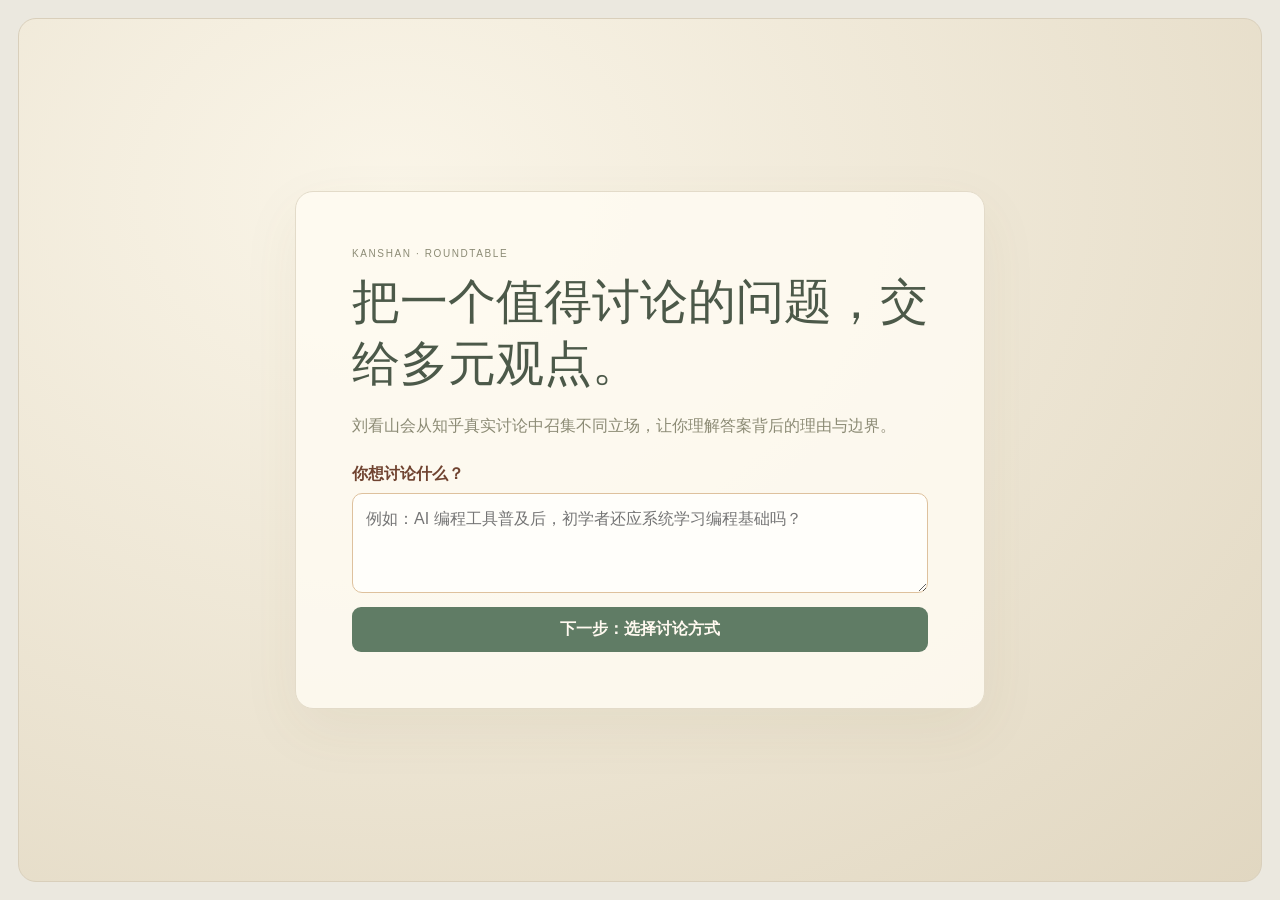
<file: index.html>
<!doctype html>
<html lang="zh-CN">
  <head>
    <meta charset="UTF-8" />
    <meta name="viewport" content="width=device-width, initial-scale=1.0" />
    <title>看山圆桌</title>
    <link rel="stylesheet" href="styles.css" />
    <link rel="stylesheet" href="refinement.css" />
  </head>
  <body>
    <main class="app-shell">
      <section class="onboarding" id="onboarding" aria-label="开始一场圆桌讨论">
        <div class="onboarding-card" id="question-step">
          <p class="eyebrow">KANSHAN · ROUNDTABLE</p>
          <h1>把一个值得讨论的问题，交给多元观点。</h1>
          <p>刘看山会从知乎真实讨论中召集不同立场，让你理解答案背后的理由与边界。</p>
          <form id="question-form">
            <label for="question-input">你想讨论什么？</label>
            <textarea id="question-input" maxlength="120" rows="3" placeholder="例如：AI 编程工具普及后，初学者还应系统学习编程基础吗？"></textarea>
            <button class="onboarding-primary" type="submit">下一步：选择讨论方式</button>
          </form>
        </div>
        <div class="onboarding-card is-hidden" id="mode-step">
          <button class="back-button" id="back-to-question" type="button">← 修改问题</button>
          <p class="eyebrow">Step 2 of 2</p>
          <h1>你想如何参与？</h1>
          <div class="mode-options">
            <button class="mode-option" id="observer-mode" type="button"><strong>置身事外</strong><span>旁听三方立论；第二回合可随时 @ 角色插话、追问。</span></button>
            <button class="mode-option" id="participant-mode" type="button"><strong>置身事内</strong><span>作为第四席入座；写下初始立场，并在辩论中接受回应。</span></button>
          </div>
          <form class="initial-view is-hidden" id="initial-view-form">
            <label for="initial-view-input">先写下你的初始观点</label>
            <textarea id="initial-view-input" rows="3" placeholder="我认为……"></textarea>
            <button class="onboarding-primary" type="submit">带着我的立场入席</button>
          </form>
        </div>
      </section>

      <header class="topbar is-hidden">
        <a class="brand" href="#" aria-label="看山圆桌首页">
          <span class="brand-mark">知</span>
          <span>看山圆桌</span>
        </a>
        <div class="topic"><span class="topic-label">本场问题</span><span id="topic-question">AI 编程工具普及后，初学者还应系统学习编程基础吗？</span></div>
        <span class="round-label">第 1 / 3 回合 · 立场陈述</span>
      </header>

      <div class="debate-layout is-hidden">
      <section class="roundtable-scene" aria-label="看山圆桌场景">
        <div class="scene-stage"><img class="table-art" src="public/assets/single-roundtable.png" fetchpriority="high" alt="圆桌" />
        <div class="wall-grain"></div>
        <div class="wall-lamp lamp-left" aria-hidden="true"></div>
        <div class="wall-lamp lamp-right" aria-hidden="true"></div>
        <div class="bookshelf shelf-left" aria-hidden="true"><span></span><span></span><span></span><span></span><span></span><span></span></div>
        <div class="bookshelf shelf-right" aria-hidden="true"><span></span><span></span><span></span><span></span><span></span><span></span></div>

        <section class="host-panel" aria-label="主持人刘看山">
          <img id="host-image" src="public/assets/kanshan-wave.gif" alt="刘看山正在主持圆桌" />
          <div class="host-copy">
            <p class="eyebrow">主持人 · 刘看山</p>
            <p id="host-message">今天有三种值得认真讨论的声音，请大家先阐明立场。</p>
          </div>
        </section>

        <div class="scene-heading">
          <p class="eyebrow">KANSHAN · ROUNDTABLE</p>
          <h1>把分歧，聊明白。</h1>
          <p>一张圆桌，容得下不同的答案。</p>
        </div>

        <button class="seat seat-a is-speaking" data-seat="a" type="button" aria-pressed="true">
          <span class="seat-status" data-tone="a">● 正在发言</span>
          <span class="character-frame"><img class="character" src="public/assets/character-orange-hoodie-seated-speaking.png" data-default="public/assets/character-orange-hoodie-seated-default.png" data-speaking="public/assets/character-orange-hoodie-seated-speaking.png" data-thinking="public/assets/character-orange-hoodie-seated-thinking.png" alt="基础优先派角色" /></span>
          <span class="avatar avatar-a">基</span>
          <span class="seat-card"><strong>基础优先派</strong><small>理解与验证优先</small><em>引用 3 篇知乎回答</em></span>
        </button>
        <button class="seat seat-b" data-seat="b" type="button" aria-pressed="false">
          <span class="seat-status" data-tone="b">● 正在发言</span>
          <span class="character-frame"><img class="character" src="public/assets/character-green-hoodie-seated-default.png" data-default="public/assets/character-green-hoodie-seated-default.png" data-speaking="public/assets/character-green-hoodie-seated-speaking.png" data-thinking="public/assets/character-green-hoodie-seated-thinking.png" alt="工具实践派角色" /></span>
          <span class="avatar avatar-b">实</span>
          <span class="seat-card"><strong>工具实践派</strong><small>项目与反馈驱动</small><em>引用 4 篇知乎回答</em></span>
        </button>
        <button class="seat seat-c" data-seat="c" type="button" aria-pressed="false">
          <span class="seat-status" data-tone="c">● 正在发言</span>
          <span class="character-frame"><img class="character" src="public/assets/character-yellow-sweater-seated-default.png" data-default="public/assets/character-yellow-sweater-seated-default.png" data-speaking="public/assets/character-yellow-sweater-seated-speaking.png" data-thinking="public/assets/character-yellow-sweater-seated-thinking.png" alt="双轨整合派角色" /></span>
          <span class="avatar avatar-c">衡</span>
          <span class="seat-card"><strong>双轨整合派</strong><small>实践中补基础</small><em>引用 3 篇知乎回答</em></span>
        </button>

        <button class="user-seat" type="button" id="user-seat">
          <span class="seat-status" data-tone="user">✎ 你的回合</span>
          <span class="character-frame"><img class="character" src="public/assets/character-pink-sweater-seated-default.png" data-default="public/assets/character-pink-sweater-seated-default.png" data-speaking="public/assets/character-pink-sweater-seated-speaking.png" data-thinking="public/assets/character-pink-sweater-seated-thinking.png" alt="你的角色" /></span>
          <span class="user-info"><strong>你的席位</strong><small id="user-seat-subtitle">写下初始观点后入席</small></span>
        </button>

        </div><p class="seat-legend"><span></span> 已点亮 3 个观点席 · 你将作为第四席参与</p>

        <div class="scene-controls" aria-label="圆桌控制">
          <button type="button" id="toggle-host">刘看山提示</button>
          <button type="button" id="focus-mode">聚焦发言者</button>
          <button type="button" id="sound-toggle" aria-pressed="false" title="轻量提示音，不含语音朗读">开启音效</button>
          <button type="button" id="retry-art" class="is-hidden" aria-live="polite">重新加载素材</button>
        </div>
      </section>

      <aside class="debate-panel" aria-label="圆桌对话">
        <header class="panel-header">
          <div>
            <p class="eyebrow">LISTEN · THINK · DISCUSS</p>
            <h2>圆桌对话</h2>
          </div>
          <div class="panel-actions"><button id="refresh-sources" type="button">刷新知乎来源</button><span class="mode-badge">置身事内</span></div>
        </header>

        <nav class="round-steps" aria-label="讨论回合">
          <button class="round-step is-current" data-round="1" type="button"><b>1</b><span>陈述</span></button>
          <i></i>
          <button class="round-step" data-round="2" type="button"><b>2</b><span>质询</span></button>
          <i></i>
          <button class="round-step" data-round="3" type="button"><b>3</b><span>总结</span></button>
        </nav>

        <section class="round-guide" id="round-guide" data-round="1" aria-live="polite">
          <span class="guide-step" id="guide-step">第 1 回合 · 立场陈述</span>
          <p class="guide-text" id="guide-text">先向三位嘉宾亮明你的立场，再听他们的开场陈述。</p>
          <div class="guide-tips" id="guide-tips" hidden>
            <div class="guide-tip">✍️ 在下方输入框写下你的<b>初始观点</b>，然后发送。</div>
            <div class="guide-tip">💡 可以点击任一角色查看他们的<b>核心立场</b>和引用来源。</div>
          </div>
        </section>

        <div class="conversation" id="conversation" aria-live="polite">
          <article class="message message-host"><span class="message-name">刘看山</span><p>第一回合开始。请每一席先说清楚：你主张什么，依据是什么？</p></article>
          <article class="message" data-seat="a"><div class="message-top"><span class="message-name">基础优先派</span><button class="citation" data-evidence="a" type="button">引用 3 篇知乎回答</button></div><p>基础不是为了绕开工具，而是为了能判断、调试并修正工具给出的答案。</p></article>
          <article class="message" data-seat="b"><div class="message-top"><span class="message-name">工具实践派</span><button class="citation" data-evidence="b" type="button">引用 4 篇知乎回答</button></div><p>先进入真实任务，在反馈中补齐知识缺口，学习才不会脱离实际。</p></article>
          <article class="message" data-seat="c"><div class="message-top"><span class="message-name">双轨整合派</span><button class="citation" data-evidence="c" type="button">引用 3 篇知乎回答</button></div><p>让项目驱动学习，但每个功能完成后都要补上相应的原理与验证方式。</p></article>
        </div>

        <div class="round-note" id="round-note">请先写下你的初始观点，作为第四席进入圆桌。</div>
        <form class="composer" id="composer">
          <label class="sr-only" for="user-input">输入你的观点</label>
          <div class="mention-picker is-hidden" id="mention-picker" aria-label="@ 提及角色">
            <span class="mention-picker-label">向谁追问</span>
            <button class="mention-chip" type="button" data-target="a"><b>基</b>基础优先派</button>
            <button class="mention-chip" type="button" data-target="b"><b>实</b>工具实践派</button>
            <button class="mention-chip" type="button" data-target="c"><b>衡</b>双轨整合派</button>
          </div>
          <textarea id="user-input" rows="3" placeholder="我认为……例如：先用 AI 完成项目，再针对项目补基础。"></textarea>
          <div class="composer-actions">
            <span id="composer-hint">第一回合 · 需要你的立场</span>
            <button class="primary-action" id="send-button" type="submit">发表立场</button>
          </div>
        </form>
        <button class="next-round" id="next-round" type="button" disabled>完成第一回合后继续</button>

        <section class="evidence-drawer" id="evidence-drawer" aria-label="知乎证据抽屉" aria-hidden="true">
          <header><div><p class="eyebrow">Evidence from Zhihu</p><h3 id="drawer-title">基础优先派 · 关键依据</h3></div><button id="close-drawer" type="button" aria-label="关闭证据抽屉">×</button></header>
          <p id="drawer-claim" class="drawer-claim"></p>
          <div id="drawer-sources" class="source-list"></div>
          <div class="drawer-boundary"><strong>适用边界</strong><p id="drawer-boundary-text"></p></div>
        </section>
      </aside>
      </div>
    </main>
    <div class="toast-stack" id="toast-stack" aria-live="polite" aria-atomic="false"></div>
    <script type="module" src="app.js"></script>
  </body>
</html>
</file>
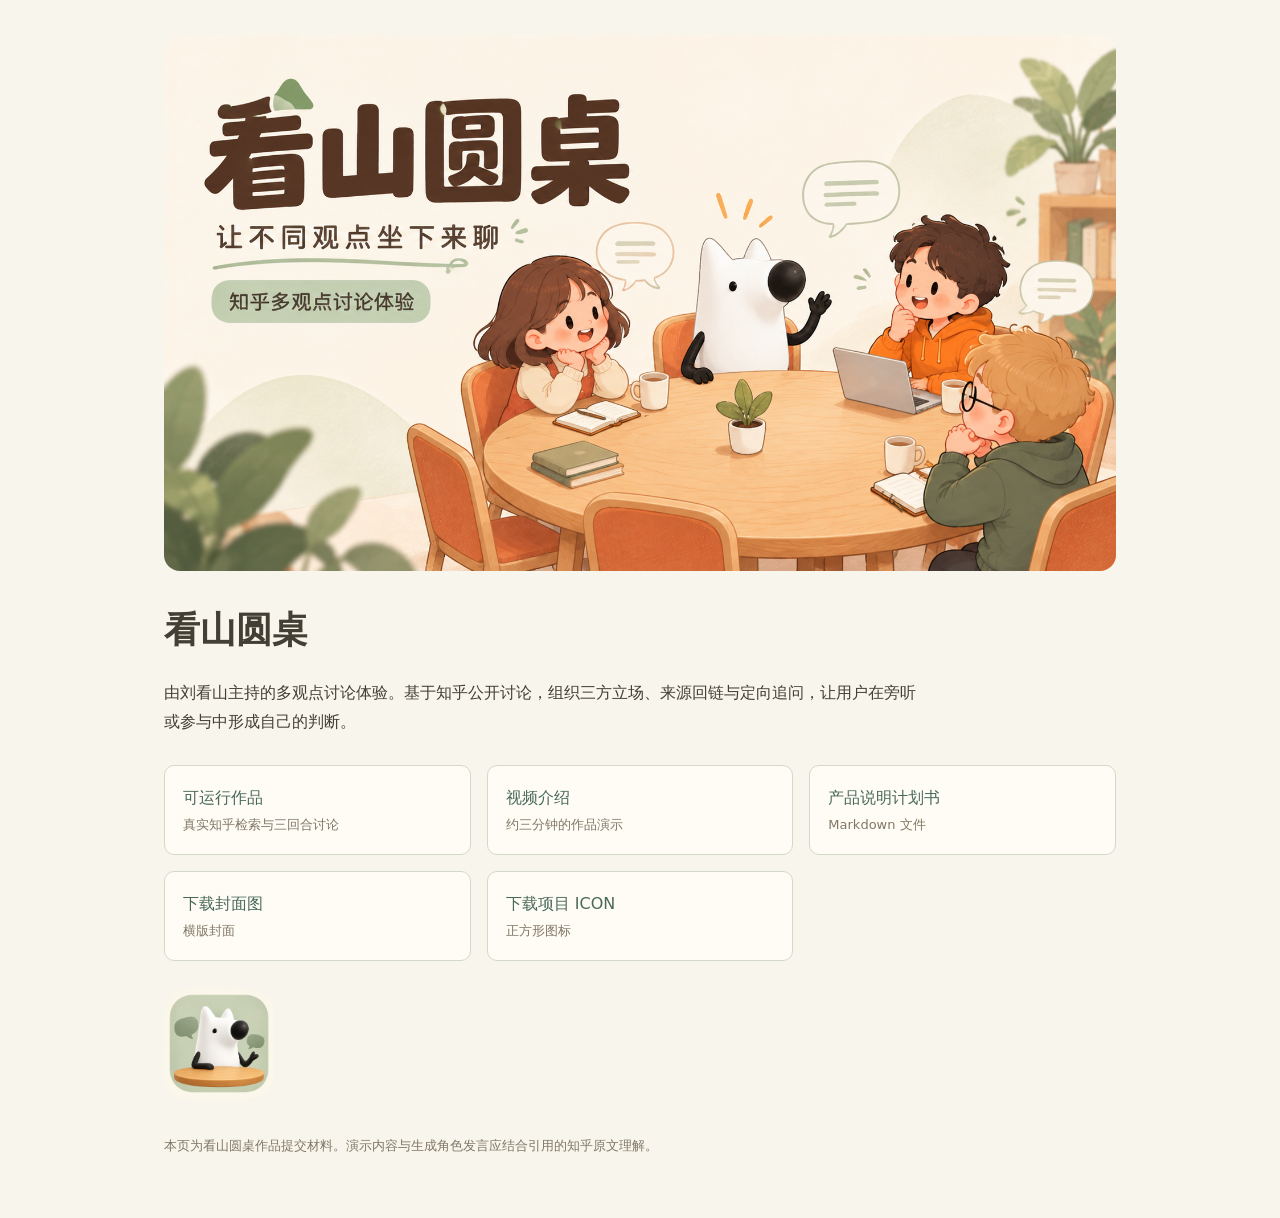
<file: submission/index.html>
<!doctype html>
<html lang="zh-CN"><head><meta charset="utf-8"><meta name="viewport" content="width=device-width,initial-scale=1"><title>看山圆桌 · 作品提交材料</title><link rel="icon" href="icon.png" type="image/png"><style>*{box-sizing:border-box}body{margin:0;background:#f8f5ec;color:#443f34;font:16px/1.8 system-ui,"Microsoft YaHei",sans-serif}main{max-width:1000px;margin:auto;padding:35px 24px 60px}h1{font:600 36px/1.4 "Songti SC",SimSun,serif}a{color:#496957;text-underline-offset:4px}.cover{width:100%;border-radius:16px}p{max-width:760px}.links{display:grid;grid-template-columns:repeat(auto-fit,minmax(230px,1fr));gap:16px;margin:28px 0}.links a{padding:18px;border:1px solid #d3d9c8;border-radius:10px;background:#fffcf5;text-decoration:none}.links span{display:block;font-size:13px;color:#807866}.icon{width:110px;height:110px;border-radius:24px;vertical-align:middle}footer{margin-top:35px;font-size:13px;color:#807866}</style></head><body><main>
<img class="cover" src="cover.png" alt="看山圆桌 让不同观点坐下来聊">
<h1>看山圆桌</h1><p>由刘看山主持的多观点讨论体验。基于知乎公开讨论，组织三方立场、来源回链与定向追问，让用户在旁听或参与中形成自己的判断。</p>
<div class="links"><a href="/">可运行作品<span>真实知乎检索与三回合讨论</span></a><a href="video.html">视频介绍<span>约三分钟的作品演示</span></a><a href="product-plan.md" download>产品说明计划书<span>Markdown 文件</span></a><a href="cover.png" download>下载封面图<span>横版封面</span></a><a href="icon.png" download>下载项目 ICON<span>正方形图标</span></a></div>
<img class="icon" src="icon.png" alt="看山圆桌项目图标"><footer>本页为看山圆桌作品提交材料。演示内容与生成角色发言应结合引用的知乎原文理解。</footer>
</main></body></html>
</file>
<file: styles.css>
:root {
  color-scheme: dark;
  font-family: "Microsoft YaHei", "PingFang SC", system-ui, sans-serif;
  background: #15100e;
  color: #f8ecd7;
}

* { box-sizing: border-box; }

body { margin: 0; min-width: 320px; background: radial-gradient(circle at top, #4c301f 0, #15100e 48rem); }

button { font: inherit; }

.app-shell { display: flex; flex-direction: column; max-width: 1440px; height: 100vh; margin: 0 auto; padding: 22px; }
.is-hidden { display: none !important; }
.onboarding { display: grid; min-height: calc(100vh - 44px); place-items: center; padding: 26px; border: 1px solid rgba(243, 209, 142, .28); border-radius: 16px; background: radial-gradient(circle at 50% 25%, #f3d6a5 0, #be7648 35%, #49261a 78%, #261610 100%); }
.onboarding-card { width: min(690px, 100%); padding: clamp(24px, 5vw, 56px); border: 1px solid rgba(168, 89, 46, .28); border-radius: 18px; background: rgba(255, 250, 240, .91); color: #5b3627; box-shadow: 0 22px 55px rgba(30, 13, 8, .25); }.onboarding-card .eyebrow { display: block; margin: 0 0 12px; color: #b25f37; }.onboarding-card h1 { max-width: 17em; margin: 0; font-family: Georgia, "Songti SC", serif; font-size: clamp(1.8rem, 4vw, 3rem); line-height: 1.3; }.onboarding-card > p:not(.eyebrow) { margin: 16px 0 25px; color: #87634f; line-height: 1.7; }
.onboarding-card label { display: block; margin-bottom: 8px; color: #704330; font-weight: 700; }.onboarding-card textarea { display: block; width: 100%; resize: vertical; padding: 13px; border: 1px solid #dec19d; border-radius: 10px; background: #fffefa; color: #4e3023; font: inherit; line-height: 1.5; outline-color: #bd673d; }.onboarding-primary { width: 100%; margin-top: 14px; padding: 12px 15px; border: 0; border-radius: 9px; background: #b85f36; color: #fff9f0; cursor: pointer; font: inherit; font-weight: 700; }.onboarding-primary:hover { background: #9f4c2d; }
.back-button { margin: 0 0 18px; padding: 0; border: 0; background: transparent; color: #a65a39; cursor: pointer; font: inherit; }.mode-options { display: grid; grid-template-columns: repeat(2, minmax(0, 1fr)); gap: 12px; margin-top: 22px; }.mode-option { display: grid; gap: 8px; min-height: 145px; padding: 18px; border: 1px solid #e2c4a3; border-radius: 12px; background: #fffefa; color: #6a402d; cursor: pointer; text-align: left; transition: transform .2s ease, border-color .2s ease, box-shadow .2s ease; }.mode-option:hover, .mode-option:focus-visible { border-color: #b85f36; box-shadow: 0 7px 16px rgba(121, 63, 35, .12); outline: none; transform: translateY(-3px); }.mode-option strong { font-size: 1.1rem; }.mode-option span { color: #866651; font-size: .86rem; line-height: 1.55; }.initial-view { margin-top: 20px; padding-top: 20px; border-top: 1px solid #edd8bd; }

.topbar {
  display: grid; grid-template-columns: max-content 1fr max-content; align-items: center; gap: 26px;
  padding: 14px 18px; background: rgba(31, 23, 18, .92); border: 1px solid rgba(243, 209, 142, .28);
  border-radius: 14px 14px 0 0; color: #eadcc6;
  flex: 0 0 auto;
}

.brand { display: inline-flex; align-items: center; gap: 9px; color: #f5d68e; text-decoration: none; font-weight: 700; letter-spacing: .06em; }
.brand-mark { display: grid; place-items: center; width: 28px; height: 28px; background: #2577e3; border-radius: 8px; color: white; }
.topic { overflow: hidden; color: #fff4df; text-align: center; text-overflow: ellipsis; white-space: nowrap; }
.topic-label, .eyebrow { margin-right: 8px; color: #cba96d; font-size: .75rem; letter-spacing: .1em; text-transform: uppercase; }
.round-label { padding: 7px 10px; border: 1px solid rgba(224, 185, 109, .4); border-radius: 999px; color: #e6c98e; font-size: .82rem; white-space: nowrap; }

/* 主布局：3 列（场景 | 拖动条 | 对话面板），高度跟随视口剩余空间 */
.debate-layout {
  display: grid;
  grid-template-columns: minmax(0, 1fr) 14px minmax(340px, 460px);
  grid-template-rows: 1fr;
  align-items: stretch;
  justify-items: stretch;
  flex: 1 1 auto;
  min-height: 0;
  border: 1px solid rgba(243, 209, 142, .28);
  border-top: 0;
  border-radius: 0 0 14px 14px;
  background: radial-gradient(ellipse at 50% 50%, #2c1a10 0%, #15100e 80%);
  overflow: hidden;
}

.roundtable-scene {
  position: relative; isolation: isolate; min-width: 0; min-height: 0; overflow: hidden;
  width: 100%; height: 100%;
  align-self: center; justify-self: stretch;
  background: radial-gradient(circle at 50% 28%, #f4d4a5 0, #b66d3f 38%, #442116 76%, #21130e 100%); box-shadow: 0 28px 70px rgba(0, 0, 0, .16);
}

/* 当场景实际宽度小于 grid 列宽（按 layout 高度缩放）时水平居中 */
.roundtable-scene.is-letterbox { width: auto; align-self: center; justify-self: center; }

/* 拖动分隔条：常驻的中央圆形把手 + 左右描边 */
.resize-handle {
  position: relative; cursor: col-resize;
  background: rgba(196, 109, 67, .08);
  border-left: 1px solid rgba(196, 109, 67, .5);
  border-right: 1px solid rgba(196, 109, 67, .5);
  transition: background .15s ease;
  align-self: stretch;
  flex-shrink: 0;
  width: 14px;
}
.resize-handle::before {
  content: "";
  position: absolute; top: 50%; left: 50%;
  width: 28px; height: 56px;
  border-radius: 6px;
  background: #c46d43;
  transform: translate(-50%, -50%);
  pointer-events: none;
  box-shadow: 0 4px 12px rgba(0, 0, 0, .35), inset 0 0 0 1px rgba(255, 244, 218, .25);
}
.resize-handle::after {
  content: "‖";
  position: absolute; top: 50%; left: 50%;
  font-size: 18px; line-height: 1; font-weight: 900;
  color: #fff;
  transform: translate(-50%, -50%);
  pointer-events: none;
  letter-spacing: -2px;
}
.resize-handle:hover, .resize-handle.is-dragging {
  background: rgba(196, 109, 67, .18);
}
.resize-handle:hover::before, .resize-handle.is-dragging::before {
  background: #d77b45;
  box-shadow: 0 4px 16px rgba(196, 109, 67, .55), inset 0 0 0 1px rgba(255, 244, 218, .35);
}
body.is-resizing { cursor: col-resize !important; user-select: none; }
body.is-resizing * { cursor: col-resize !important; }

.roundtable-scene::before { content: ""; position: absolute; z-index: 0; inset: 0; background: radial-gradient(circle at 50% 30%, rgba(255,245,220,.42), transparent 35%); pointer-events: none; }
/* 隐藏 CSS 绘制的桌子与墙面装饰，统一用 photo 桌子做视觉核心 */
.roundtable-scene::after, .wall-grain, .wall-lamp, .bookshelf, .table-inlay, .table-glow, .round-table, .table-shadow { display: none !important; }

/* 桌子照片：居中、略压低，作为整个场景的视觉核心 */
.table-art { position: absolute; z-index: 2; bottom: 18%; left: 50%; width: min(72%, 760px); transform: translateX(-50%); pointer-events: none; filter: drop-shadow(0 18px 24px rgba(0,0,0,.35)); }

/* 主持面板：放大并放右上角，更易看清刘看山的引导语 */
.host-panel { position: absolute; z-index: 6; top: 14px; right: 14px; display: flex; align-items: flex-start; gap: 8px; width: min(290px, 38vw); padding: 8px 10px 8px 8px; border: 1px solid rgba(183, 101, 56, .28); border-radius: 12px; background: rgba(255, 250, 240, .88); color: #573324; backdrop-filter: blur(10px); box-shadow: 0 6px 18px rgba(60,28,16,.18); }
.host-panel img { width: 54px; height: 54px; object-fit: contain; flex-shrink: 0; }
.host-copy { min-width: 0; }
.host-copy .eyebrow { margin: 0; color: #b86538; font-size: .68rem; }
.host-copy p:last-child { margin: 4px 0 0; color: #5b3627; line-height: 1.42; font-size: .82rem; }

/* 角色席通用样式：常驻名帖、状态徽标、按深度缩放 */
.seat { position: absolute; z-index: 4; display: block; padding: 0; border: 0; background: transparent; color: #fff1dc; cursor: pointer; transition: transform .25s ease, filter .25s ease; }
.seat:hover, .seat:focus-visible { transform: translateY(-5px); outline: none; }

/* 角色框（用于站位和深度比例） */
.character-frame { position: relative; display: block; width: 100%; overflow: visible; }
.character { display: block; width: 100%; height: auto; object-fit: contain; transform-origin: bottom center; transition: transform .22s ease, filter .22s ease; filter: drop-shadow(0 8px 12px rgba(0,0,0,.28)); }
.seat.is-speaking .character { transform: scale(1.04); filter: drop-shadow(0 0 14px rgba(255, 217, 138, .75)) drop-shadow(0 8px 12px rgba(0,0,0,.3)); }
.seat.is-thinking .character { filter: drop-shadow(0 8px 12px rgba(0,0,0,.28)) brightness(.96); }

/* 发言状态徽标：仅在 is-speaking / is-thinking 时显示 */
.seat-status { position: absolute; top: -10px; left: 50%; display: none; align-items: center; gap: 4px; padding: 4px 9px; border-radius: 999px; background: #b85f36; color: #fff9f0; font-size: .68rem; font-weight: 700; white-space: nowrap; transform: translateX(-50%); box-shadow: 0 4px 10px rgba(184,95,54,.4); }
.seat-status::before { content: ""; display: inline-block; width: 6px; height: 6px; border-radius: 50%; background: #fff9f0; }
.seat.is-speaking .seat-status { display: inline-flex; animation: pulse-speaking 1.6s ease-in-out infinite; background: #c87533; }
.seat.is-thinking .seat-status { display: inline-flex; animation: pulse-thinking 1.2s ease-in-out infinite; background: #5b7aa3; }
.seat-status[data-tone="user"] { background: #5b7aa3; }
.seat-status[data-tone="user"]::before { background: #cfe1ff; }
@keyframes pulse-speaking { 0%,100% { transform: translateX(-50%) translateY(0); } 50% { transform: translateX(-50%) translateY(-2px); } }
@keyframes pulse-thinking { 0%,100% { opacity: 1; } 50% { opacity: .55; } }

/* 角色名帖：常驻显示，passport 样式 */
.seat-card { position: absolute; left: 50%; bottom: -6px; display: grid; gap: 1px; justify-items: center; min-width: 110px; padding: 5px 10px; border: 1px solid rgba(120, 70, 40, .35); border-radius: 10px; background: rgba(255, 250, 240, .92); color: #5b3627; font-size: .72rem; line-height: 1.3; white-space: nowrap; transform: translateX(-50%); box-shadow: 0 4px 10px rgba(60,28,16,.18); pointer-events: none; }
.seat-card strong { font-size: .82rem; color: #4a2c1c; }
.seat-card small { font-size: .68rem; color: #8a5d49; }
.seat-card em { font-style: normal; font-size: .62rem; color: #b4653b; margin-top: 1px; }

/* 头像徽标（席位角标） */
.avatar { position: absolute; z-index: 3; top: 8%; right: 6%; display: grid; place-items: center; width: 22px; height: 22px; border: 2px solid #fff7e8; border-radius: 50%; color: #fff7e8; font-size: .62rem; font-weight: 800; box-shadow: 0 2px 7px rgba(75, 36, 19, .35); }
.avatar-a { background: #c87533; }
.avatar-b { background: #3e8a88; }
.avatar-c { background: #a85a86; }

/* 三个角色席位按深度排布：左中右围坐桌子后方 */
.seat-a { top: 16%; left: 7%; width: 22%; }
.seat-b { top: 16%; right: 7%; width: 22%; }
.seat-c { top: 3%; left: 50%; width: 17%; transform: translateX(-50%); }
.seat-c:hover, .seat-c:focus-visible { transform: translate(-50%, -5px); }
.seat-c .seat-card { bottom: auto; top: -6px; }

/* 用户席：桌子正前方最大尺寸，蓝色调以示区分 */
.user-seat { position: absolute; z-index: 5; left: 50%; bottom: 4%; display: flex; flex-direction: column; align-items: center; gap: 4px; padding: 6px 10px 8px; border: 2px dashed #5b7aa3; border-radius: 14px; background: rgba(232, 238, 252, .95); color: #2f4670; cursor: pointer; text-align: center; width: 26%; transform: translateX(-50%); box-shadow: 0 6px 16px rgba(60,28,16,.2); }
.user-seat:hover { transform: translate(-50%, -5px); }
.user-seat .user-info { display: grid; gap: 1px; }
.user-seat strong { font-size: .82rem; color: #2f4670; }
.user-seat small { font-size: .68rem; color: #5b6e94; }
.user-seat.is-ready { border-style: solid; background: rgba(220, 232, 252, .95); box-shadow: 0 0 22px rgba(91, 122, 163, .55); }
.user-seat .seat-status { top: -12px; }

/* 场景图例与控制按钮 */
.seat-legend { position: absolute; z-index: 4; right: 14px; bottom: 14px; margin: 0; padding: 5px 10px; border-radius: 999px; background: rgba(255,250,240,.78); color: #8e634b; font-size: .68rem; backdrop-filter: blur(6px); }
.seat-legend span { display: inline-block; width: 7px; height: 7px; margin-right: 4px; border-radius: 50%; background: #d67843; }
.scene-controls { position: absolute; z-index: 7; bottom: 14px; left: 14px; display: flex; gap: 6px; }
.scene-controls button { padding: 6px 10px; border: 1px solid rgba(183,101,56,.28); border-radius: 8px; background: rgba(255,250,240,.82); color: #754229; cursor: pointer; font-size: .72rem; backdrop-filter: blur(6px); }
.scene-controls button:hover { background: #ffe1bc; }

/* 聚焦发言者：未发言者淡化 */
.focus-on .seat:not(.is-speaking):not(.is-thinking), .focus-on .user-seat:not(.is-speaking) { opacity: .35; filter: grayscale(.55) brightness(.92); }
.focus-on .seat.is-speaking { transform: scale(1.08); }
.focus-on .seat-a.is-speaking, .focus-on .seat-b.is-speaking { transform: scale(1.08); }

.scene-heading { display: none !important; }

@keyframes pop-in { from { opacity: 0; transform: translateY(10px) scale(.95); } to { opacity: 1; transform: translateY(0) scale(1); } }

@keyframes toast-in { from { opacity: 0; transform: translateY(8px); } to { opacity: 1; transform: translateY(0); } }
@keyframes toast-out { to { opacity: 0; transform: translateY(8px); } }

/* Mention 选择器：仅在第二回合（质询）显示 */
.mention-picker {
  display: flex; flex-wrap: wrap; align-items: center; gap: 6px;
  margin: 0 0 8px; padding: 7px 9px;
  border: 1px dashed rgba(91, 122, 163, .35);
  border-radius: 9px;
  background: rgba(232, 238, 252, .55);
}
.mention-picker.is-hidden { display: none !important; }
.mention-picker-label {
  color: #5b7aa3; font-size: .76rem; font-weight: 700;
  display: inline-flex; align-items: center; gap: 3px;
}
.mention-picker-label::before { content: "@"; color: #5b7aa3; font-size: .9rem; }
.mention-chip {
  display: inline-flex; align-items: center; gap: 5px;
  padding: 4px 9px 4px 5px;
  border-radius: 999px;
  background: #fff;
  border: 1px solid #cdd9ea;
  color: #4b6294;
  cursor: pointer;
  font-size: .76rem; font-weight: 600;
  transition: transform .15s ease, box-shadow .15s ease, border-color .15s ease;
}
.mention-chip:hover { transform: translateY(-1px); border-color: #5b7aa3; box-shadow: 0 4px 10px rgba(91, 122, 163, .22); }
.mention-chip b {
  display: grid; place-items: center;
  width: 18px; height: 18px;
  border-radius: 50%;
  background: #5b7aa3; color: #fff;
  font-size: .68rem; font-weight: 800;
}
.mention-chip[data-target="a"] b { background: #c87533; }
.mention-chip[data-target="b"] b { background: #3e8a88; }
.mention-chip[data-target="c"] b { background: #a85a86; }
.mention-chip[data-target="a"]:hover { border-color: #c87533; box-shadow: 0 4px 10px rgba(200, 117, 51, .25); }
.mention-chip[data-target="b"]:hover { border-color: #3e8a88; box-shadow: 0 4px 10px rgba(62, 138, 136, .25); }
.mention-chip[data-target="c"]:hover { border-color: #a85a86; box-shadow: 0 4px 10px rgba(168, 90, 134, .25); }

@media (max-width: 880px) { .topbar { grid-template-columns: 1fr max-content; }.topic { grid-column: 1 / -1; grid-row: 2; text-align: left; } }
@media (max-width: 620px) { .app-shell { padding: 0; height: 100vh; }.topbar { border-radius: 0; gap: 12px; }.brand { font-size: .9rem; }.round-label { font-size: .7rem; } }
@media (max-width: 620px) { .onboarding { min-height: 100vh; padding: 18px; border: 0; border-radius: 0; }.onboarding-card { padding: 25px; }.mode-options { grid-template-columns: 1fr; }.mode-option { min-height: auto; } }
@media (max-width: 1050px) {
  .debate-layout { grid-template-columns: minmax(0, 1fr) 10px minmax(280px, 360px); }
  .host-panel { width: 240px; }
}
@media (max-width: 820px) {
  .debate-layout { grid-template-columns: 1fr; grid-template-rows: minmax(360px, auto) 1fr; }
  .resize-handle { display: none; }
  .debate-panel { border-left: 0; border-top: 1px solid #efd9bb; }
  .roundtable-scene { aspect-ratio: 1680 / 940; min-height: 360px; }
  .host-panel { width: 220px; }
}
@media (max-width: 760px) {
  .table-art { width: 78%; bottom: 22%; }
  .seat-a, .seat-b { top: 14%; width: 30%; }
  .seat-a { left: 3%; }
  .seat-b { right: 3%; }
  .seat-c { top: 2%; width: 24%; }
  .user-seat { width: 36%; bottom: 0; }
  .host-panel { top: 8px; right: 8px; width: 220px; padding: 6px 8px; }
  .host-panel img { width: 42px; height: 42px; }
  .host-copy p:last-child { font-size: .72rem; }
  .seat-card { font-size: .68rem; padding: 4px 8px; min-width: 92px; }
  .seat-card strong { font-size: .74rem; }
}

.debate-panel {
  position: relative; display: flex; min-width: 0; min-height: 0;
  flex-direction: column; overflow: hidden;
  background: #fffaf1; color: #4d3023;
  border-left: 1px solid #efd9bb;
}
.panel-header { display: flex; align-items: center; justify-content: space-between; gap: 12px; padding: 19px 18px 15px; border-bottom: 1px solid #efd9bb; }.panel-header .eyebrow { margin: 0; color: #be7247; }.panel-header h2 { margin: 4px 0 0; font-family: Georgia, "Songti SC", serif; font-size: 1.35rem; }.panel-actions { display: grid; justify-items: end; gap: 6px; }.panel-actions button { padding: 5px 7px; border: 1px solid #ddba91; border-radius: 6px; background: #fff; color: #a15734; cursor: pointer; font-size: .7rem; }.mode-badge { padding: 6px 9px; border-radius: 999px; background: #f9dfb5; color: #905333; font-size: .76rem; white-space: nowrap; }
.round-steps { display: grid; grid-template-columns: max-content 1fr max-content 1fr max-content; align-items: center; gap: 7px; padding: 14px 18px; border-bottom: 1px solid #f1e1ca; }.round-steps i { height: 1px; background: #e7ceb0; }.round-step { display: grid; justify-items: center; gap: 4px; padding: 0; border: 0; background: transparent; color: #aa927e; cursor: pointer; font-size: .72rem; }.round-step b { display: grid; place-items: center; width: 23px; height: 23px; border-radius: 50%; background: #efe3d4; font-size: .76rem; }.round-step.is-current { color: #9f5230; }.round-step.is-current b, .round-step.is-complete b { background: #d77b45; color: #fff9ec; }
.conversation { display: grid; align-content: start; gap: 10px; min-height: 0; flex: 1 1 auto; overflow: auto; padding: 15px 15px 8px; scrollbar-width: thin; }.message { padding: 11px 12px; border-left: 3px solid #9c6c54; border-radius: 0 9px 9px 0; background: #fff; box-shadow: 0 2px 8px rgba(99, 54, 31, .06); }.message[data-seat="a"] { border-left-color: #c87533; }.message[data-seat="b"] { border-left-color: #3e8a88; }.message[data-seat="c"] { border-left-color: #a85a86; }.message-host { border-left-color: #dfaa50; background: #fff4df; }.message-top { display: flex; align-items: center; justify-content: space-between; gap: 8px; }.message-name { color: #72442e; font-size: .82rem; font-weight: 700; }.message p { margin: 5px 0 0; color: #5f4538; font-size: .9rem; line-height: 1.55; }.citation { padding: 0; border: 0; background: transparent; color: #b4653b; cursor: pointer; font-size: .71rem; text-decoration: underline; text-underline-offset: 3px; white-space: nowrap; }.message-user { border-left-color: #5c75a6; background: #f4f7ff; }.message-user .message-name { color: #4b6294; }
.round-note { margin: 8px 15px 0; padding: 8px 10px; border-radius: 7px; background: #fff0d8; color: #8d5638; font-size: .78rem; line-height: 1.45; }.composer { padding: 9px 15px 12px; }.composer textarea { display: block; width: 100%; min-height: 69px; resize: vertical; padding: 9px; border: 1px solid #dfc29e; border-radius: 8px; background: #fff; color: #4d3023; font: inherit; font-size: .88rem; outline-color: #c87533; }.composer-actions { display: flex; align-items: center; justify-content: space-between; gap: 8px; margin-top: 8px; }.composer-actions span { color: #9b816d; font-size: .73rem; }.primary-action, .next-round { border: 0; border-radius: 7px; background: #b96137; color: #fff9f0; cursor: pointer; }.primary-action { padding: 8px 11px; }.next-round { margin: 0 15px 15px; padding: 10px; }.next-round:disabled { cursor: not-allowed; background: #e8d7c4; color: #aa9583; }
.evidence-drawer { position: absolute; z-index: 10; inset: 0; display: none; overflow: auto; padding: 20px; background: #fffaf1; }.evidence-drawer.is-open { display: block; }.evidence-drawer header { display: flex; justify-content: space-between; gap: 12px; }.evidence-drawer .eyebrow { margin: 0; color: #be7247; }.evidence-drawer h3 { margin: 4px 0 0; font-size: 1.2rem; }.evidence-drawer header button { width: 30px; height: 30px; border: 0; border-radius: 50%; background: #f1dfcc; color: #70432e; cursor: pointer; font-size: 1.3rem; }.drawer-claim { margin: 20px 0 13px; padding: 11px; border-left: 3px solid #c87533; background: #fff1dc; color: #663c29; line-height: 1.55; }.source-list { display: grid; gap: 10px; }.source-card { padding: 12px; border: 1px solid #ecd8c0; border-radius: 9px; background: #fff; }.source-card h4 { margin: 0; color: #6d402c; font-size: .9rem; }.source-card p { margin: 6px 0 0; color: #765b4b; font-size: .82rem; line-height: 1.5; }.source-card a { display: inline-block; margin-top: 7px; color: #a35432; font-size: .78rem; }.drawer-boundary { margin-top: 18px; padding: 12px; border-radius: 9px; background: #f6eee5; }.drawer-boundary strong { color: #744732; }.drawer-boundary p { margin: 6px 0 0; color: #765b4b; font-size: .84rem; line-height: 1.5; }

/* 回合引导卡：常驻右上，明确"现在到哪一步 / 该做什么" */
.round-guide { display: grid; gap: 8px; margin: 14px 14px 0; padding: 14px 16px; border-radius: 14px; background: #e9e1d8; box-shadow: 7px 7px 14px #cfc1b4, -7px -7px 14px #fff9f1; }
.round-guide .guide-step { display: inline-flex; align-items: center; gap: 6px; padding: 4px 10px; border-radius: 999px; background: #c46d43; color: #fff9ec; font-size: .72rem; font-weight: 700; letter-spacing: .05em; align-self: start; }
.round-guide .guide-step::before { content: "●"; color: #fff9ec; font-size: .55rem; }
.round-guide .guide-text { margin: 0; color: #4d3023; font-size: .88rem; line-height: 1.55; }
.round-guide .guide-tips { display: grid; gap: 5px; margin-top: 2px; }
.round-guide .guide-tip { display: flex; align-items: flex-start; gap: 6px; padding: 6px 9px; border-radius: 8px; background: #f2dfc5; color: #6a402d; font-size: .76rem; line-height: 1.45; }
.round-guide .guide-tip b { color: #9f5230; }
.round-guide .guide-speaker { color: #b86538; font-weight: 700; }
.round-guide[data-round="1"] .guide-step { background: #c46d43; }
.round-guide[data-round="2"] .guide-step { background: #5b7aa3; }
.round-guide[data-round="3"] .guide-step { background: #6a8a55; }

/* Toast 提示（@质询送达、回合切换等反馈） */
.toast-stack { position: fixed; z-index: 50; top: 80px; right: 24px; display: grid; gap: 8px; pointer-events: none; }
.toast { padding: 10px 14px; border-radius: 10px; background: rgba(31, 23, 18, .92); color: #fff9ec; font-size: .82rem; box-shadow: 0 8px 22px rgba(0,0,0,.25); animation: toast-in .25s ease both; border-left: 4px solid #c87533; }
.toast.tone-user { border-left-color: #5b7aa3; }
.toast.tone-host { border-left-color: #dfaa50; }
.toast.is-leaving { animation: toast-out .3s ease both; }

/* 用户消息额外样式（区别于角色消息） */
.message-user { background: #e8edf8; box-shadow: 6px 6px 12px #c6cad2, -6px -6px 12px #fff; border-left: 3px solid #5c75a6; }
.message-user .message-name { color: #4b6294; }
.message-user p { color: #3d4f78; }

@media (max-width: 1050px) { .debate-layout { grid-template-columns: minmax(0, 3fr) minmax(320px, 2fr); }.roundtable-scene { min-height: 540px; }.debate-panel { min-height: 0; }.host-panel { width: 240px; } }
@media (max-width: 760px) {
  .debate-layout { grid-template-columns: 1fr; }
  .debate-panel { min-height: 570px; }
  .roundtable-scene { min-height: 460px; }
  .table-art { width: 78%; bottom: 22%; }
  .seat-a, .seat-b { top: 14%; width: 30%; }
  .seat-a { left: 3%; }
  .seat-b { right: 3%; }
  .seat-c { top: 2%; width: 24%; }
  .user-seat { width: 36%; bottom: 0; }
  .host-panel { top: 8px; right: 8px; width: 220px; padding: 6px 8px; }
  .host-panel img { width: 42px; height: 42px; }
  .host-copy p:last-child { font-size: .72rem; }
  .seat-card { font-size: .68rem; padding: 4px 8px; min-width: 92px; }
  .seat-card strong { font-size: .74rem; }
}
</file>
<file: refinement.css>
/* A quiet, warm reading room. All scene coordinates share one aspect ratio. */
:root{color-scheme:light;font-family:"PingFang SC","Microsoft YaHei",sans-serif;color:#433d35;background:#ebe8df}
body{background:#ebe8df;overflow:hidden}button,textarea{font:inherit}button{transition:background .2s,color .2s}button:focus-visible,a:focus-visible{outline:2px solid #247b8a;outline-offset:4px}button:disabled{cursor:wait;opacity:.55}
.app-shell{max-width:1800px;height:100dvh;padding:18px;gap:0}
.topbar{background:#faf8f2;border:1px solid #ddd8cb;color:#433d35;padding:16px 22px;border-radius:18px 18px 0 0;gap:20px}.brand{color:#353f3d;letter-spacing:.04em}.brand-mark{background:#287f91}.topic{color:#504d44;font-size:14px}.topic-label{color:#918779}.round-label{color:#68776e;background:#edf0e8;border:0;font-size:12px}.eyebrow{font-family:Arial,sans-serif;letter-spacing:.16em;font-size:10px;color:#8c8b76}
.debate-layout{grid-template-columns:minmax(0,1.35fr) minmax(380px,1fr);grid-template-rows:minmax(0,1fr);border:1px solid #ddd8cb;border-top:0;border-radius:0 0 18px 18px;background:#eee7d8}
.roundtable-scene{display:flex;align-items:center;justify-content:center;height:100%;min-height:0;background:radial-gradient(ellipse at 50% 35%,#faf2df 0,#e9ddc8 65%,#d4c5ac 100%);box-shadow:none;overflow:hidden}.roundtable-scene:before{inset:8% 12% 15%;border:1px solid #c5b79666;border-radius:48% 48% 8px 8px;background:linear-gradient(90deg,transparent 49.8%,#bfb08c22 50%,transparent 50.2%);z-index:0}.scene-stage{position:relative;width:100%;aspect-ratio:1.12;flex:none;max-height:100%;container-type:inline-size}
.scene-heading{display:block!important;position:absolute;top:2%;left:7%;z-index:7}.scene-heading h1{font-family:"Songti SC","SimSun",serif;font-size:clamp(22px,3vw,38px);font-weight:500;letter-spacing:.08em;margin:10px 0}.scene-heading p:last-child{font-size:12px;color:#8e806a;letter-spacing:.12em}.scene-heading .eyebrow{font-size:9px;color:#948164}
.table-art{left:50%;top:43%;bottom:auto;width:80%;z-index:3;filter:drop-shadow(0 18px 12px #71533526);transform:translateX(-50%)}
.seat{z-index:2;color:#443a2e}.seat-a{top:30%;left:10%;width:24%}.seat-b{top:30%;right:9%;width:24%}.seat-c{top:22%;left:50%;width:21%;transform:translateX(-50%)}.seat-c:hover,.seat-c:focus-visible{transform:translate(-50%,-3px)}.character{filter:drop-shadow(0 6px 4px #60462c20)}.seat.is-speaking .character{transform:none;filter:drop-shadow(0 0 5px #fff8d6)}.avatar{display:none}.seat-card{top:2%;bottom:auto;min-width:0;padding:5px 10px;border:1px solid #d6c6ab;background:#fffaf0ed;border-radius:6px;box-shadow:0 3px 8px #60462c0d;transform:translate(-50%,-100%)}.seat-c .seat-card{top:2%;bottom:auto}.seat-card strong{font-size:12px;color:#514935}.seat-card small,.seat-card em{display:none}.seat-status{top:25%;left:50%;font-size:10px;padding:4px 7px;box-shadow:none;z-index:5}.seat-status:before{display:none}.seat.is-speaking .seat-status{animation:none;background:#7f8a66}.seat.is-thinking .seat-status{background:#487f88}
.user-seat,.user-seat.is-ready{z-index:4;left:81%;bottom:0%;width:24%;padding:0;border:0;background:none;box-shadow:none;transform:translateX(-50%);color:#55453c}.user-seat:hover{transform:translate(-50%,-3px)}.user-seat .character-frame{width:100%}.user-seat .character{transform:scaleX(-1)}.user-info{position:absolute;bottom:0;left:50%;transform:translateX(-50%);width:150px;max-width:28cqw;padding:6px;background:#fff8edec;border:1px solid #d9c5b5;border-radius:6px}.user-seat strong{color:#806154;font-size:12px}.user-seat small{color:#957f70;font-size:10px;overflow:hidden;white-space:nowrap;text-overflow:ellipsis}.user-seat .seat-status{display:none}.is-observer .user-seat{display:none}
.host-panel{top:auto;right:auto;bottom:1%;left:5%;width:55%;padding:0;gap:0;background:none;border:0;box-shadow:none;backdrop-filter:none;align-items:center;z-index:6}.host-panel img{width:34%;height:auto;filter:drop-shadow(0 8px 3px #61564415)}.host-copy{padding:12px 14px;border-radius:14px 14px 14px 2px;background:#fffdf5e8;border:1px solid #dbd4bf;box-shadow:0 6px 16px #6a58400a}.host-copy .eyebrow{color:#347584;font-size:10px;letter-spacing:.03em}.host-copy p:last-child{font-size:12px;line-height:1.7;color:#68614f}
.seat-legend{bottom:17px;right:20px;padding:0;background:none;font-size:10px;color:#93836b}.scene-controls{bottom:14px;left:20px}.scene-controls button{background:transparent;border:0;color:#82745e;font-size:10px;padding:4px}.focus-on .seat.is-speaking,.focus-on .seat-a.is-speaking,.focus-on .seat-b.is-speaking{transform:none}.focus-on .seat-c.is-speaking{transform:translateX(-50%)}
.debate-panel{background:#fcfbf7;border-left:1px solid #ddd8cb;min-height:0}.panel-header{padding:18px 22px 12px;border:0;flex-shrink:0}.panel-header h2{font-family:"Songti SC","SimSun",serif;font-weight:500;color:#443f35;font-size:23px}.panel-header .eyebrow{color:#99917e;font-size:9px}.panel-actions{display:flex;gap:12px}.panel-actions button{border:0;background:none;color:#8c8577;font-size:10px}.mode-badge{background:#eaf0eb;color:#62796b;font-size:11px;padding:6px 10px}
.round-steps{padding:8px 22px 14px;border-bottom:1px solid #eee9df;flex-shrink:0}.round-step{display:flex;gap:6px;font-size:11px}.round-step b{width:20px;height:20px;font-size:10px;background:#efede5}.round-step.is-current{color:#44796f}.round-step.is-current b,.round-step.is-complete b{background:#708873}.round-steps i{background:#e3e5da}
.round-guide{margin:12px 20px 0;padding:10px 12px;gap:4px;background:#eff2eb;border:0;border-radius:8px;box-shadow:none;flex-shrink:0}.round-guide .guide-step,.round-guide[data-round] .guide-step{background:none;color:#66765b;padding:0;font-size:10px;letter-spacing:.06em}.guide-step:before{display:none!important}.round-guide .guide-text{font-size:12px;color:#5c6755;line-height:1.6}.guide-tips,.round-note{display:none!important}
.conversation{padding:16px 20px;gap:12px;min-height:70px}.message{box-shadow:none;border:1px solid #eee8dc;border-left:3px solid #b7b298;border-radius:8px;background:#fffefa;padding:12px 14px}.message-name{color:#646050;font-size:12px}.message p{color:#625e52;font-size:13px;line-height:1.85;white-space:pre-wrap}.message-host{background:#f0f3ee;border:0;padding:10px 13px}.message-host .message-name{color:#43818a}.message-host .message-name:before{content:'看山 / ';font-weight:400;color:#8fa9a5}.message-user{background:#f3eee9;box-shadow:none;border-left-color:#ba9180}.message-user .message-name,.message-user p{color:#84675c}.citation{font-size:10px;color:#8b9076}.message-top{flex-wrap:wrap;gap:5px}
.composer{padding:10px 20px 12px;border-top:1px solid #eee9df;flex-shrink:0}.composer textarea{min-height:58px;height:65px;resize:none;border-color:#dcdccd;background:#fffefa;font-size:12px;padding:10px 12px;line-height:1.7;outline-color:#7d9685}.composer-actions span{font-size:10px;color:#928d7f}.primary-action{background:#708773;padding:7px 14px;font-size:12px}.next-round{background:#536e60;font-size:12px;padding:11px;margin:0 20px 16px;flex-shrink:0}.next-round:disabled{background:#e9ebe4;color:#969d90;cursor:default}.mention-picker{border:0;background:none;padding:0;margin-bottom:8px;gap:5px}.mention-picker-label{font-size:10px;color:#92917e}.mention-picker-label:before{display:none}.mention-chip{font-size:10px;padding:4px 8px;border-color:#dedfd2;color:#65715a;background:#fafbf5}.mention-chip b{display:none}
.evidence-drawer{background:#fcfbf7}.toast{background:#526758;border:0;box-shadow:0 5px 15px #34473220;font-size:12px}.toast-stack{top:85px;right:30px}.onboarding{background:radial-gradient(ellipse at 30% 20%,#faf5e8,#e1d7c1);border-color:#d9cfbb;border-radius:18px;min-height:0;flex:1}.onboarding-card{background:#fffcf3d9;border-color:#e3dbc9;box-shadow:0 20px 60px #695a3310}.onboarding-card h1{font-family:"Songti SC","SimSun",serif;font-weight:500;color:#4c5949}.onboarding-card .eyebrow,.onboarding-card>p:not(.eyebrow){color:#8c8b75}.onboarding-primary{background:#607c65}.onboarding-primary:hover{background:#4e6953}.mode-option{border-color:#dedbc9;color:#65735b}.mode-option:hover{border-color:#71846b}.mode-option span{color:#8b8877}
@media(max-width:1050px){.debate-layout{grid-template-columns:minmax(0,1fr) minmax(350px,1fr)}.roundtable-scene{min-height:0}.host-copy{padding:8px}.host-copy p:last-child{font-size:10px}.seat-card strong{font-size:10px}.scene-heading h1{font-size:26px}.panel-header{padding:14px 16px}.panel-actions{gap:5px}.scene-stage{max-height:none}.scene-heading{top:0}.seat-legend{font-size:9px}}
@media(max-width:760px){.app-shell{padding:0;height:100dvh}.topbar{border-radius:0;gap:8px;padding:10px 14px}.topic{font-size:11px}.debate-layout{grid-template-columns:1fr;grid-template-rows:minmax(170px,32dvh) minmax(0,1fr);border-radius:0}.roundtable-scene{min-height:0}.scene-stage{width:330px;max-height:none;transform:scale(.73);flex-shrink:0}.scene-heading{display:none!important}.host-copy p:last-child{font-size:11px}.scene-controls,.seat-legend{display:none}.debate-panel{min-height:0;border-top:1px solid #ddd8cb;border-left:0}.panel-header{padding:8px 14px}.panel-header h2{font-size:18px;margin:0}.panel-header .eyebrow{display:none}.round-steps{padding:5px 14px 8px}.round-guide{margin:7px 12px 0;padding:7px 10px}.round-guide .guide-step{display:none}.conversation{padding:10px 12px;gap:8px}.composer{padding:8px 12px}.next-round{margin:0 12px 10px;padding:9px}.composer textarea{height:54px;min-height:54px}.onboarding{border-radius:0}.mode-options{grid-template-columns:1fr}.onboarding-card{padding:24px}.onboarding-card h1{font-size:27px}}
@media(max-height:700px) and (min-width:761px){.app-shell{padding:10px}.topbar{padding:10px 18px}.panel-header{padding:10px 18px}.round-guide{margin-top:8px;padding:7px 10px}.round-steps{padding-top:4px;padding-bottom:8px}.composer textarea{height:52px;min-height:52px}.scene-stage{width:min(100%,68vh)}}
@media(prefers-reduced-motion:reduce){*,*:before,*:after{animation:none!important;transition:none!important;scroll-behavior:auto!important}}

.scene-stage{width:min(100%,76vh);max-height:none}.seat-status{top:47%;left:10%;transform:translateX(-50%)}.seat.is-speaking .seat-status{animation:none}.host-panel{bottom:7%}.user-seat,.user-seat.is-ready{bottom:5%}.message-host .message-name:before{content:none}.scene-controls{bottom:9px}.seat-legend{bottom:12px}
@media(max-width:760px){.scene-stage{width:330px}.host-panel{bottom:5%}.seat-status{font-size:9px}}

.host-copy p:last-child{display:-webkit-box;-webkit-line-clamp:3;-webkit-box-orient:vertical;overflow:hidden}.sr-only{position:absolute;width:1px;height:1px;padding:0;margin:-1px;overflow:hidden;clip:rect(0,0,0,0);white-space:nowrap;border:0}

/* A small intermission with Kanshan while real sources are being prepared. */
.kanshan-waiting{display:flex;align-items:center;gap:14px;margin:14px 20px 0;padding:18px 16px;border:1px solid #e1e6d9;border-radius:14px;background:linear-gradient(135deg,#f0f5ec,#f9f6e9);flex:0 1 auto;min-height:0;overflow:auto}
.kanshan-waiting>img{width:90px;height:100px;object-fit:contain;flex-shrink:0;filter:drop-shadow(0 8px 5px #536d5e15)}
.kanshan-waiting>div{min-width:0}.waiting-caption{font-size:10px;color:#658477;letter-spacing:.1em}
.kanshan-waiting h3{font-family:"Songti SC","SimSun",serif;font-size:18px;font-weight:500;line-height:1.5;margin:6px 0;color:#4f6655}
.waiting-thought{font-size:12px;line-height:1.8;min-height:44px;margin:7px 0;color:#737663}
.waiting-actions{display:flex;align-items:center;flex-wrap:wrap;gap:8px}.waiting-actions button,.speech-control{border:1px solid #ccd9c7;border-radius:20px;background:#fffcf3;color:#617e69;padding:6px 10px;font-size:11px;cursor:pointer}
.waiting-elapsed{font-size:10px;color:#969783;font-variant-numeric:tabular-nums}.speech-control{justify-self:start;margin-top:5px}
.is-searching .host-panel{filter:drop-shadow(0 0 10px #fffcdd)}.is-searching .seat{opacity:.48;transition:opacity .4s}
.message.is-streaming{border-color:#bccbb5}.message.is-streaming p:after{content:'';display:inline-block;width:2px;height:1em;margin-left:4px;vertical-align:-.1em;background:#71977d;animation:stream-caret 1s steps(2) infinite}
.message.is-streaming p:empty:before{content:'正在组织回应';font-size:12px;color:#929b87}.message.is-streaming p:empty{min-height:24px}
@keyframes stream-caret{50%{opacity:0}}
@media(max-width:760px){.kanshan-waiting{margin:8px 12px 0;padding:10px;gap:9px}.kanshan-waiting>img{width:55px;height:70px}.kanshan-waiting h3{font-size:15px;margin:3px 0}.waiting-thought{font-size:11px;min-height:0;margin:4px 0}.waiting-caption{font-size:9px}.speech-control{font-size:10px;padding:4px 9px}}
@media(prefers-reduced-motion:reduce){.message.is-streaming p:after{animation:none}}
</file>
